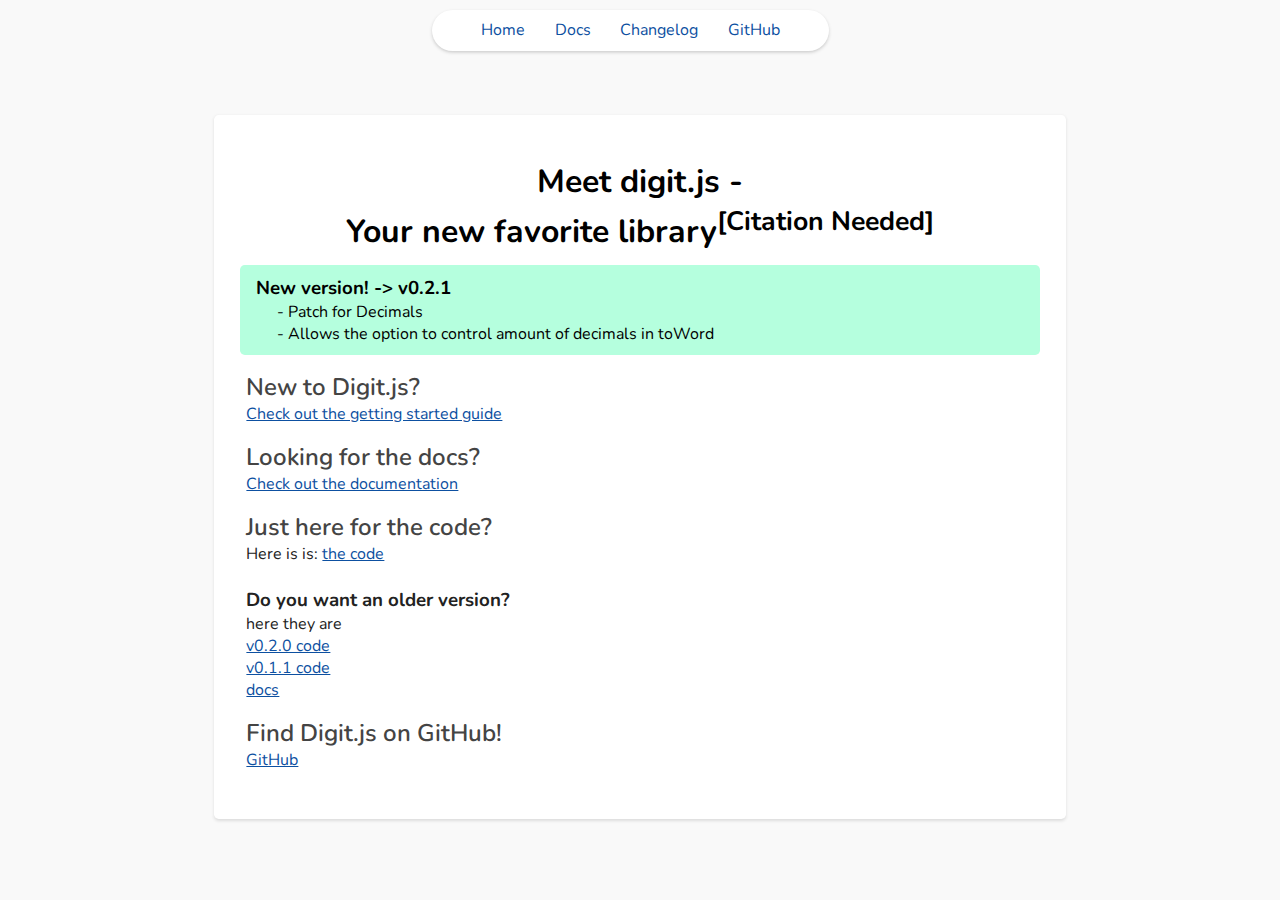
<file: index.html>
<!DOCTYPE html>
<html lang="en">
<head>
   <meta name="theme-color" content="#82ffc7">
   <link rel="stylesheet" href="global.css">
   <link rel="stylesheet" href="styles.css">
   <title>Digit.js</title>
</head>
<body>
   <nav>
      <a href="#">Home</a>
      <a href="docs/">Docs</a>
      <a href="changelog.html">Changelog</a>
      <a href="https://github.com/editorrust/digit">GitHub</a>
   </nav>
   <div class="content">
      <h1>Meet digit.js - <br> Your new favorite library<sup>[Citation Needed]</sup></h1>
      <!-- For next major version, use It Does Numbers? -->
      <div class="note">
         <h3>New version! -> v0.2.1</h3>
         <ul style="margin-left: 2em; padding: 0; list-style-type: '- '">
            <li>Patch for Decimals</li>
            <li>Allows the option to control amount of decimals in toWord</li>
         </ul>
      </div>
      <div class="landing-section">
         <h2>New to Digit.js?</h2>
         <a href="docs/getting-started.html">Check out the getting started guide</a>
      </div>
      <div class="landing-section">
         <h2>Looking for the docs?</h2>
         <a href="docs/">Check out the documentation</a>
      </div>
      <div class="landing-section">
         <h2>Just here for the code?</h2>
         <p>Here is is: <a href="main.js">the code</a></p>
         <br>
         <h3>Do you want an older version?</h3>
         <p>
            here they are <br>
            <a href="v0.2.0.js">v0.2.0 code</a><br>
            <a href="v0.1.1.js">v0.1.1 code</a><br>
            <a href="docs/docs-v0.1.1.html">docs</a>
         </p>
      </div>
      <div class="landing-section">
         <h2>Find Digit.js on GitHub!</h2>
         <a href="https://github.com/editorrust/digit">GitHub</a>
      </div>
   </div>
</body>
<script src="main.js"></script>


</html>

<!-- Version 0.2.1 -->
</file>
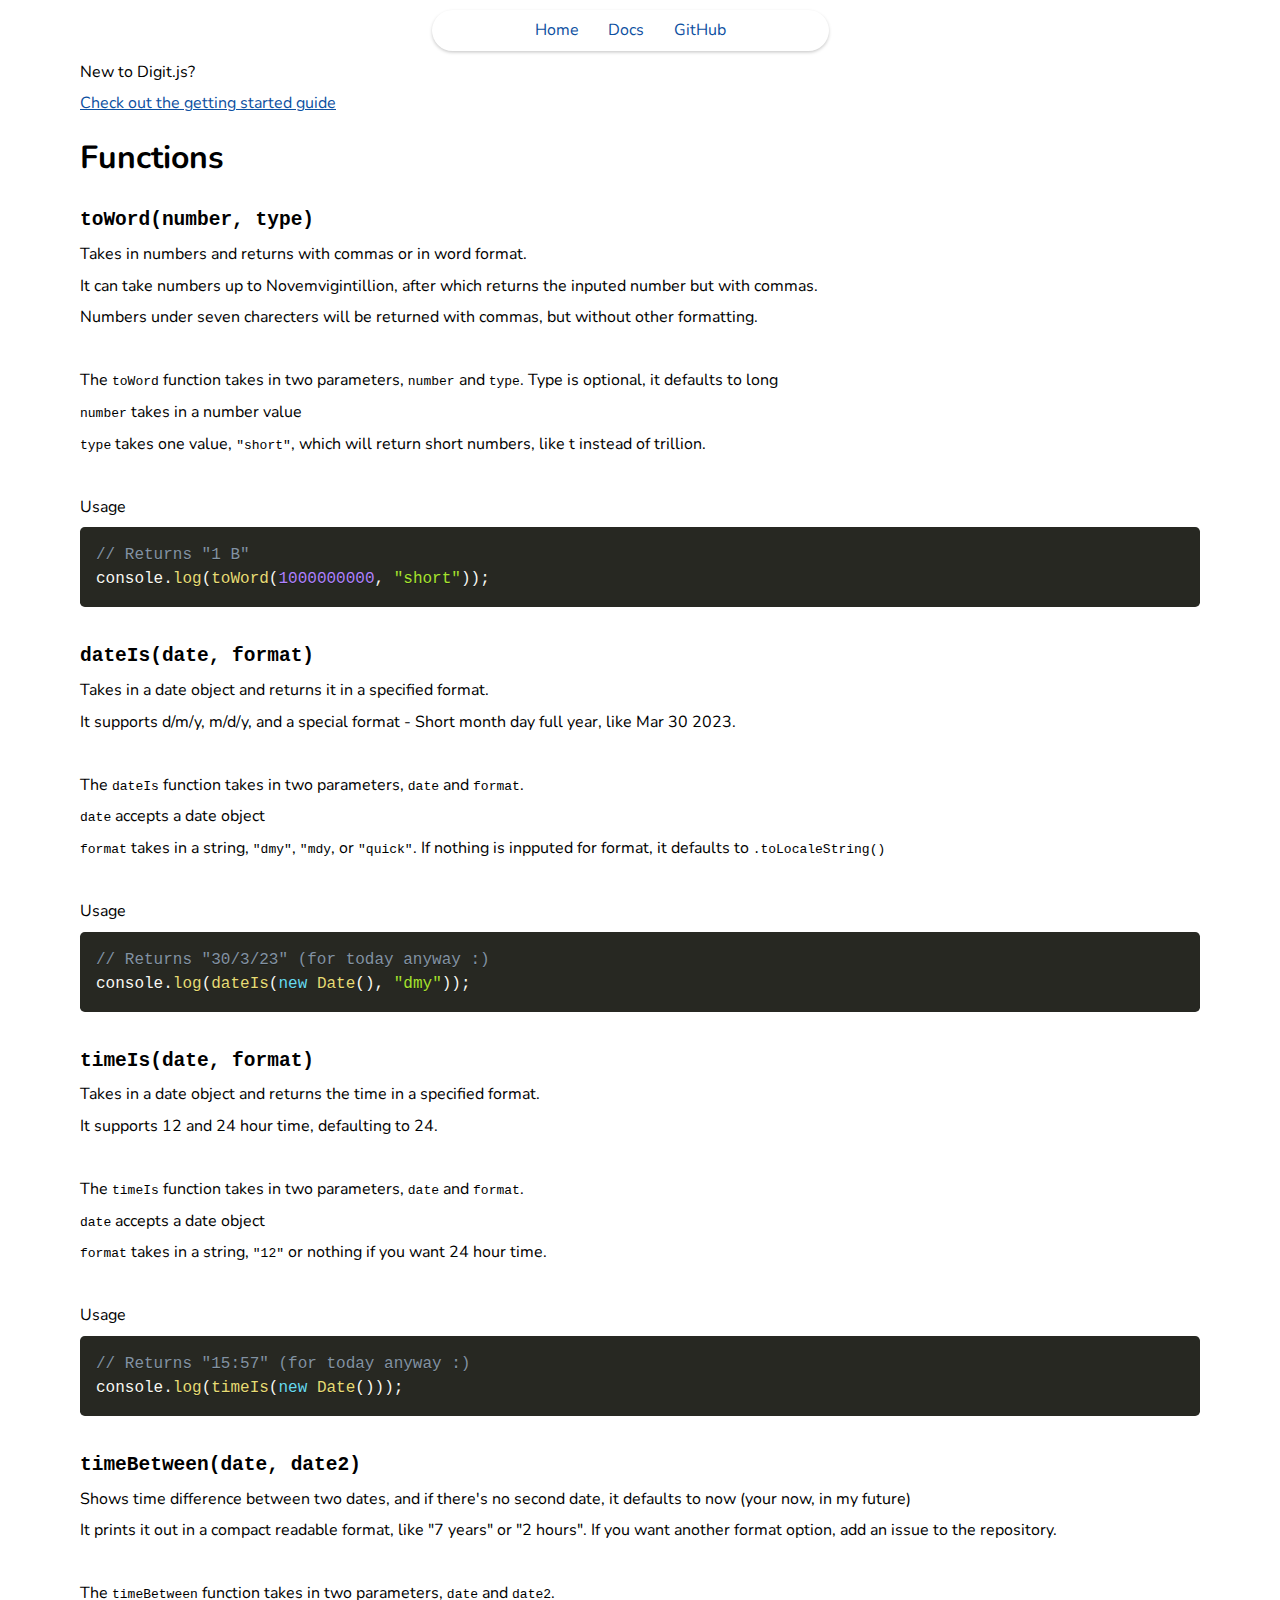
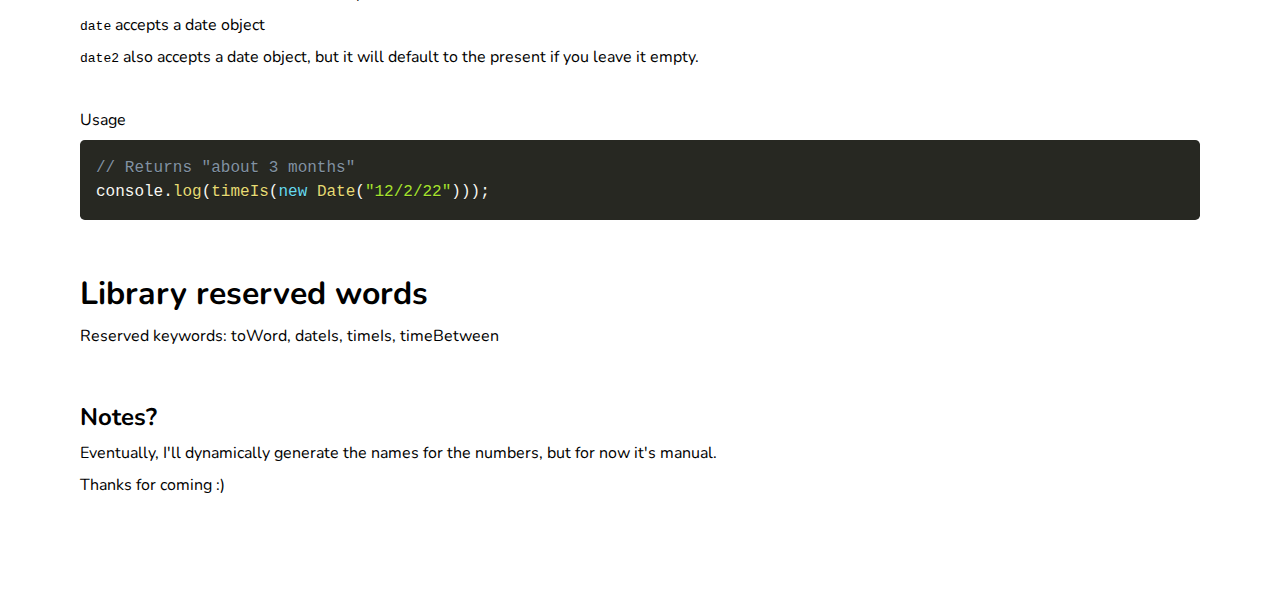
<file: docs/index.html>
<!DOCTYPE html>
<html lang="en">
<head>
   <meta name="theme-color" content="#82ffc7">
   <link rel="stylesheet" href="../global.css">
   <link rel="stylesheet" href="docs.css">
   <link rel="stylesheet" href="../prismjs.css">
   <title>Documentation | Digit.js</title>
</head>
<style>
body {
   padding-left: 5em;
   padding-right: 5em;
   padding-bottom: 5em;
}
@media only screen and (max-width: 800px) {
   body {
      padding-left: 1.5em;
      padding-right: 1.5em;
   }
}
p { margin: .6em 0; }
code { font-family: monospace; }
</style>
<body>
   <nav>
      <a href="../">Home</a>
      <a href="#">Docs</a>
      <a href="https://github.com/editorrust/digit">GitHub</a>
   </nav>
   <p>New to Digit.js?</p>
   <a href="getting-started.html">Check out the getting started guide</a>
   <br><br>
   <h1>Functions</h1>
   <br>
   <div>
      <h2><code>toWord(number, type)</code></h2>
      <p>Takes in numbers and returns with commas or in word format.</p>
      <p>It can take numbers up to Novemvigintillion, after which returns the inputed number but with commas.</p>
      <p>Numbers under seven charecters will be returned with commas, but without other formatting.</p>
      <br>
      <p>The <code>toWord</code> function takes in two parameters, <code>number</code> and <code>type</code>. Type is optional, it defaults to long</p>
      <p><code>number</code> takes in a number value</p>
      <p><code>type</code> takes one value, <code>"short"</code>, which will return short numbers, like t instead of trillion.</p>
      <br>
      <p>Usage</p>
      <pre><code class="language-javascript">// Returns "1 B"
console.log(toWord(1000000000, "short"));</code></pre>
   </div>
   <br>
   <div>
      <h2><code>dateIs(date, format)</code></h2>
      <p>Takes in a date object and returns it in a specified format.</p>
      <p>It supports d/m/y, m/d/y, and a special format - Short month day full year, like Mar 30 2023.</p>
      <br>
      <p>The <code>dateIs</code> function takes in two parameters, <code>date</code> and <code>format</code>.</p>
      <p><code>date</code> accepts a date object</p>
      <p><code>format</code> takes in a string, <code>"dmy"</code>, <code>"mdy</code>, or <code>"quick"</code>. If nothing is inpputed for format, it defaults to <code>.toLocaleString()</code></p>
      <br>
      <p>Usage</p>
      <pre><code class="language-javascript">// Returns "30/3/23" (for today anyway :)
console.log(dateIs(new Date(), "dmy"));</code></pre>
   </div>
   <br>
   <div>
      <h2><code>timeIs(date, format)</code></h2>
      <p>Takes in a date object and returns the time in a specified format.</p>
      <p>It supports 12 and 24 hour time, defaulting to 24.</p>
      <br>
      <p>The <code>timeIs</code> function takes in two parameters, <code>date</code> and <code>format</code>.</p>
      <p><code>date</code> accepts a date object</p>
      <p><code>format</code> takes in a string, <code>"12"</code> or nothing if you want 24 hour time.</p>
      <br>
      <p>Usage</p>
      <pre><code class="language-javascript">// Returns "15:57" (for today anyway :)
console.log(timeIs(new Date()));</code></pre>
   </div>
   <br>
   <div>
      <h2><code>timeBetween(date, date2)</code></h2>
      <p>Shows time difference between two dates, and if there's no second date, it defaults to now (your now, in my future)</p>
      <p>It prints it out in a compact readable format, like "7 years" or "2 hours". If you want another format option, add an issue to the repository.</p>
      <br>
      <p>The <code>timeBetween</code> function takes in two parameters, <code>date</code> and <code>date2</code>.</p>
      <p><code>date</code> accepts a date object</p>
      <p><code>date2</code> also accepts a date object, but it will default to the present if you leave it empty.</p>
      <br>
      <p>Usage</p>
      <pre><code class="language-javascript">// Returns "about 3 months"
console.log(timeIs(new Date("12/2/22")));</code></pre>
   </div>
   <br><br>
   <div>
      <h1>Library reserved words</h1>
      <p>Reserved keywords: toWord, dateIs, timeIs, timeBetween</p>   
   </div>
   <br><br>
   <div>
      <h2>Notes?</h2>
      <p>Eventually, I'll dynamically generate the names for the numbers, but for now it's manual.</p>
      <p>Thanks for coming :)</p>   
   </div>
</body>
<script src="../prismjs.js"></script>
</html>
</file>
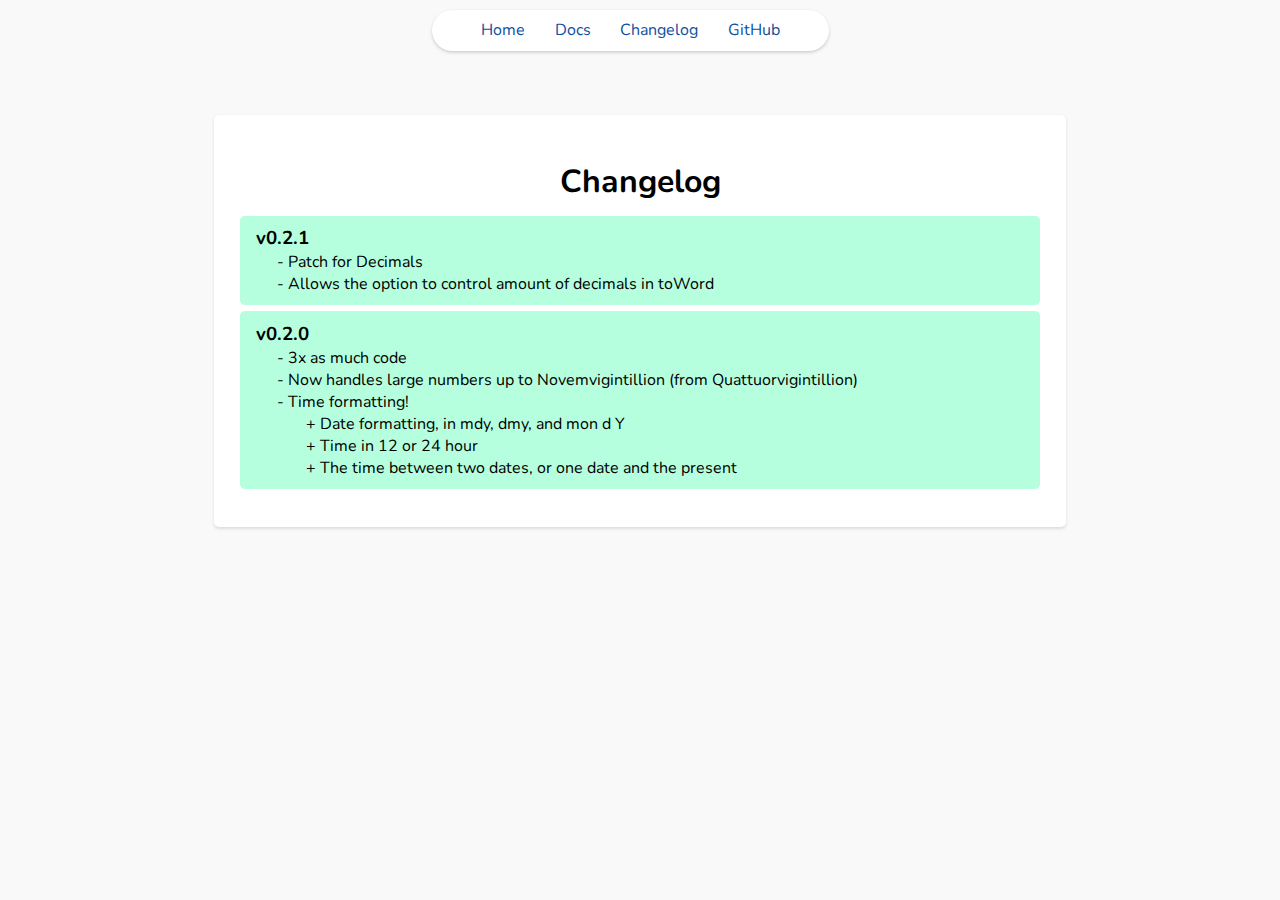
<file: changelog.html>
<!DOCTYPE html>
<html lang="en">
<head>
   <meta name="theme-color" content="#82ffc7">
   <link rel="stylesheet" href="global.css">
   <link rel="stylesheet" href="styles.css">
   <title>Digit.js</title>
</head>
<body>
   <nav>
      <a href="../">Home</a>
      <a href="docs/">Docs</a>
      <a href="#">Changelog</a>
      <a href="https://github.com/editorrust/digit">GitHub</a>
   </nav>
   <div class="content">
      <h1>Changelog</h1>
      <div class="note">
         <h3>v0.2.1</h3>
         <ul style="margin-left: 2em; padding: 0; list-style-type: '- '">
            <li>Patch for Decimals</li>
            <li>Allows the option to control amount of decimals in toWord</li>
         </ul>
      </div>
      <div class="note">
         <h3>v0.2.0</h3>
         <ul style="margin-left: 2em; padding: 0; list-style-type: '- '">
            <li>3x as much code</li>
            <li>Now handles large numbers up to Novemvigintillion (from Quattuorvigintillion)</li>
            <li>Time formatting!</li>
            <ul style="margin-left: 2em; padding: 0; list-style-type: '+ '">
               <li>Date formatting, in mdy, dmy, and mon d Y</li>
               <li>Time in 12 or 24 hour</li>
               <li>The time between two dates, or one date and the present</li>
            </ul>
         </ul>
      </div>
   </div>
</body>
<script src="main.js"></script>


</html>
</file>
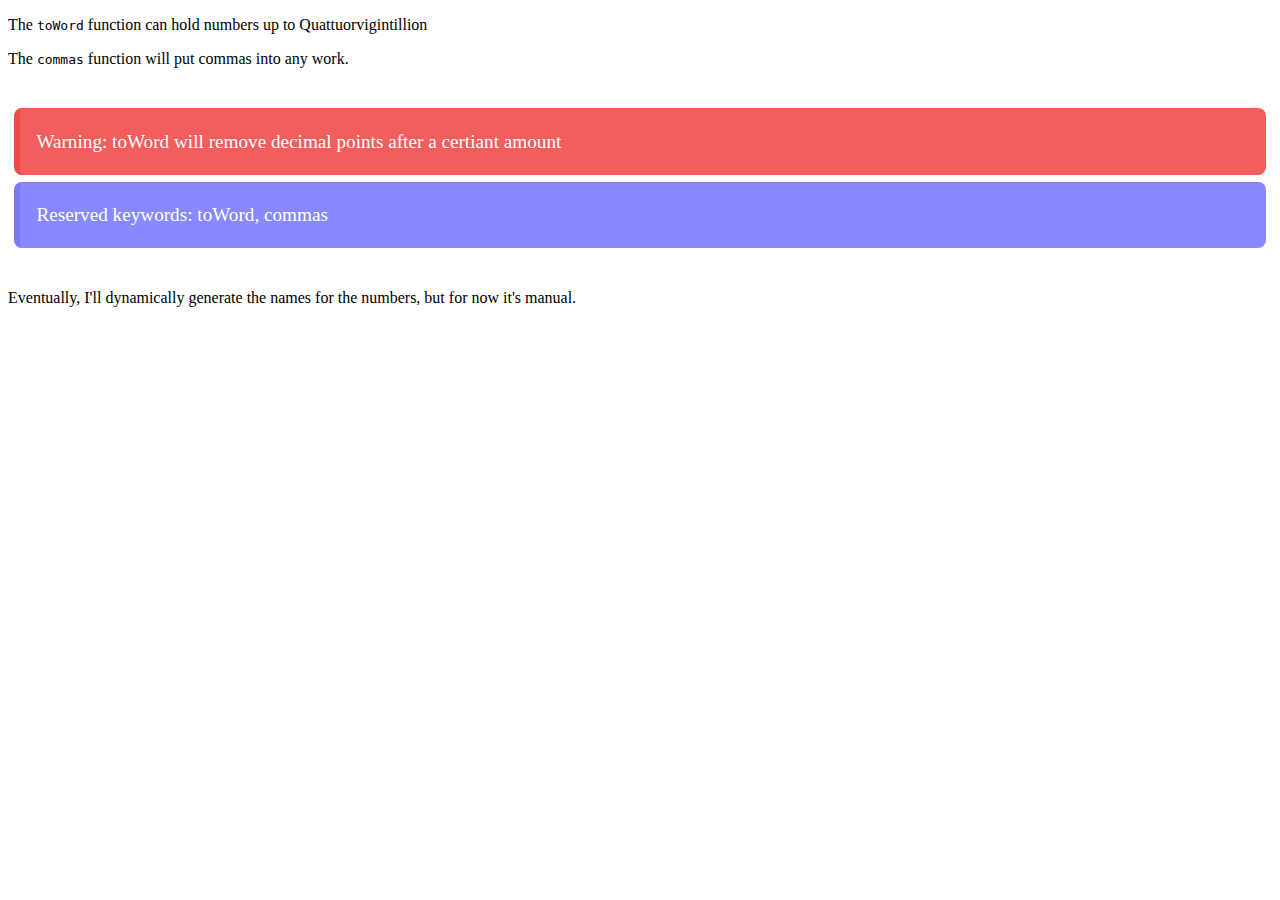
<file: docs.html>
<!DOCTYPE html>
<html lang="en">
<head>
   <link rel="stylesheet" href="docs-style.css">
   <title>Digit.js</title>
</head>
<body>
   <p>The <code>toWord</code> function can hold numbers up to Quattuorvigintillion</p>
   <p>The <code>commas</code> function will put commas into any work.</p>
   <br>
   <div class="notify warn">
      <p>Warning: toWord will remove decimal points after a certiant amount</p>
   </div>
   <div class="notify info">
      <p>Reserved keywords: toWord, commas</p>
   </div>
   <br>
   <p>Eventually, I'll dynamically generate the names for the numbers, but for now it's manual.</p>
</body>
</html>
</file>
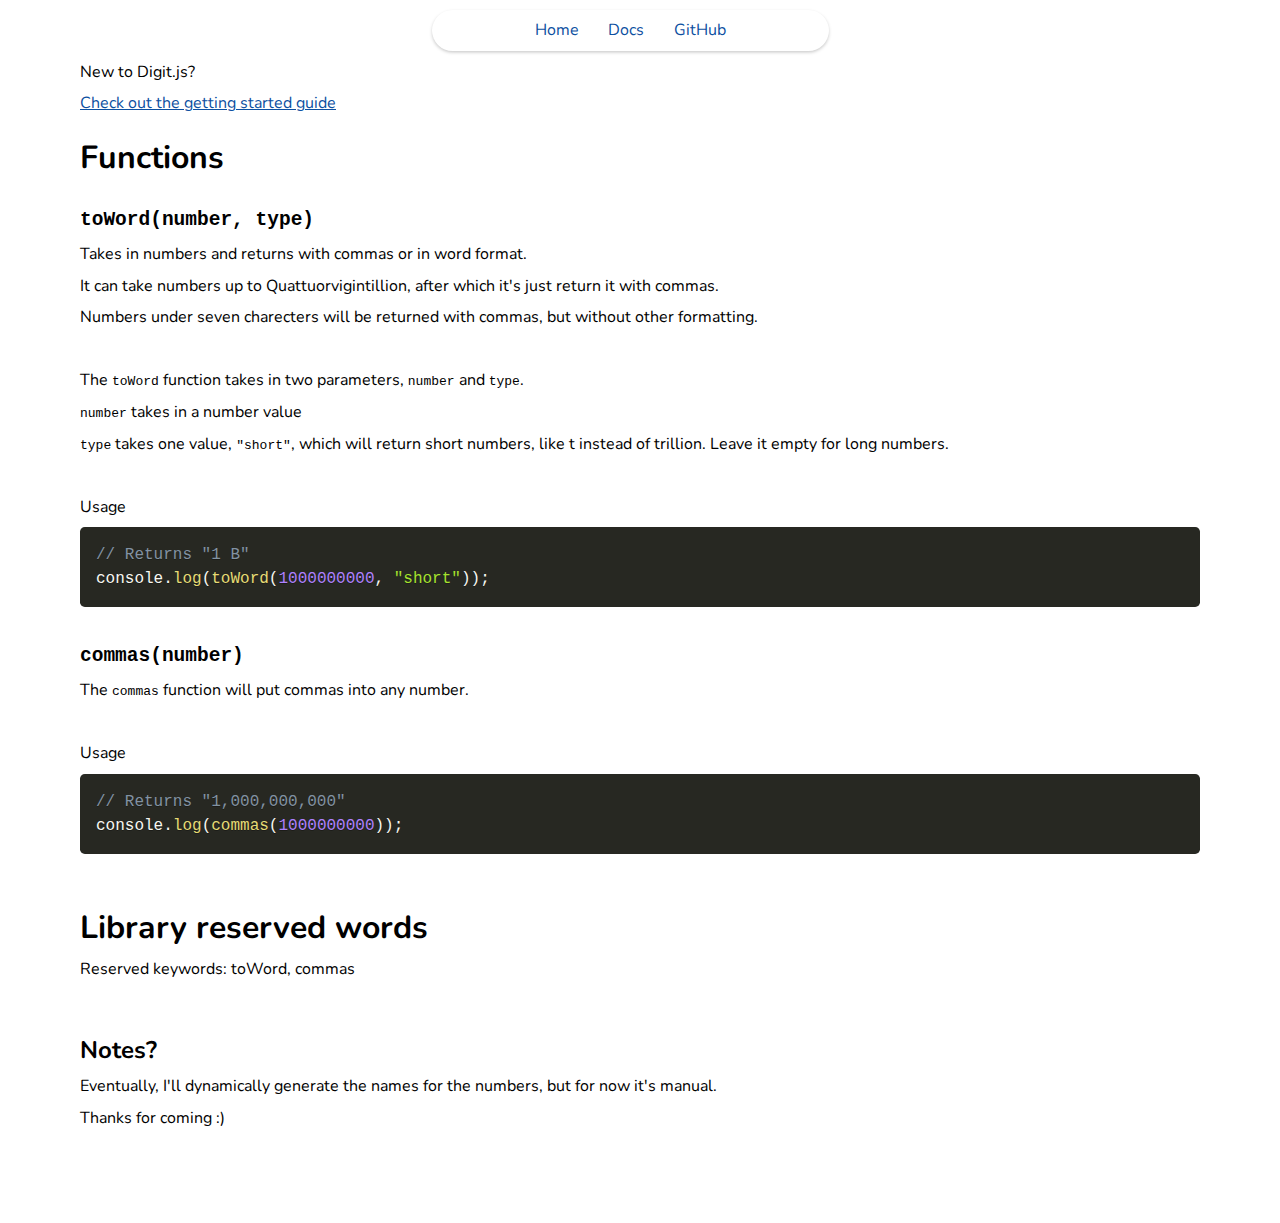
<file: docs/docs-v0.1.1.html>
<!DOCTYPE html>
<html lang="en">
<head>
   <meta name="theme-color" content="#82ffc7">
   <link rel="stylesheet" href="../global.css">
   <link rel="stylesheet" href="docs.css">
   <link rel="stylesheet" href="../prismjs.css">
   <title>Documentation | Digit.js</title>
</head>
<style>
body {
   padding-left: 5em;
   padding-right: 5em;
   padding-bottom: 5em;
}
@media only screen and (max-width: 800px) {
   body {
      padding-left: 1.5em;
      padding-right: 1.5em;
   }
}
p { margin: .6em 0; }
code { font-family: monospace; }
</style>
<body>
   <nav>
      <a href="../">Home</a>
      <a href="#">Docs</a>
      <a href="https://github.com/editorrust/digit">GitHub</a>
   </nav>
   <p>New to Digit.js?</p>
   <a href="getting-started.html">Check out the getting started guide</a>
   <br><br>
   <h1>Functions</h1>
   <br>
   <h2><code>toWord(number, type)</code></h2>
   <p>Takes in numbers and returns with commas or in word format.</p>
   <p>It can take numbers up to Quattuorvigintillion, after which it's just return it with commas.</p>
   <p>Numbers under seven charecters will be returned with commas, but without other formatting.</p>
   <br>
   <p>The <code>toWord</code> function takes in two parameters, <code>number</code> and <code>type</code>.</p>
   <p><code>number</code> takes in a number value</p>
   <p><code>type</code> takes one value, <code>"short"</code>, which will return short numbers, like t instead of trillion. Leave it empty for long numbers.</p>
   <br>
   <p>Usage</p>
   <pre><code class="language-javascript">// Returns "1 B"
console.log(toWord(1000000000, "short"));</code></pre>
   <br>
   <h2><code>commas(number)</code></h2>
   <p>The <code>commas</code> function will put commas into any number.</p>
   <br>
   <p>Usage</p>
   <pre><code class="language-javascript">// Returns "1,000,000,000"
console.log(commas(1000000000));</code></pre>
   <br><br>
   <h1>Library reserved words</h1>
   <p>Reserved keywords: toWord, commas</p>
   <br><br>
   <h2>Notes?</h2>
   <p>Eventually, I'll dynamically generate the names for the numbers, but for now it's manual.</p>
   <p>Thanks for coming :)</p>
</body>
<script src="../prismjs.js"></script>
</html>
</file>
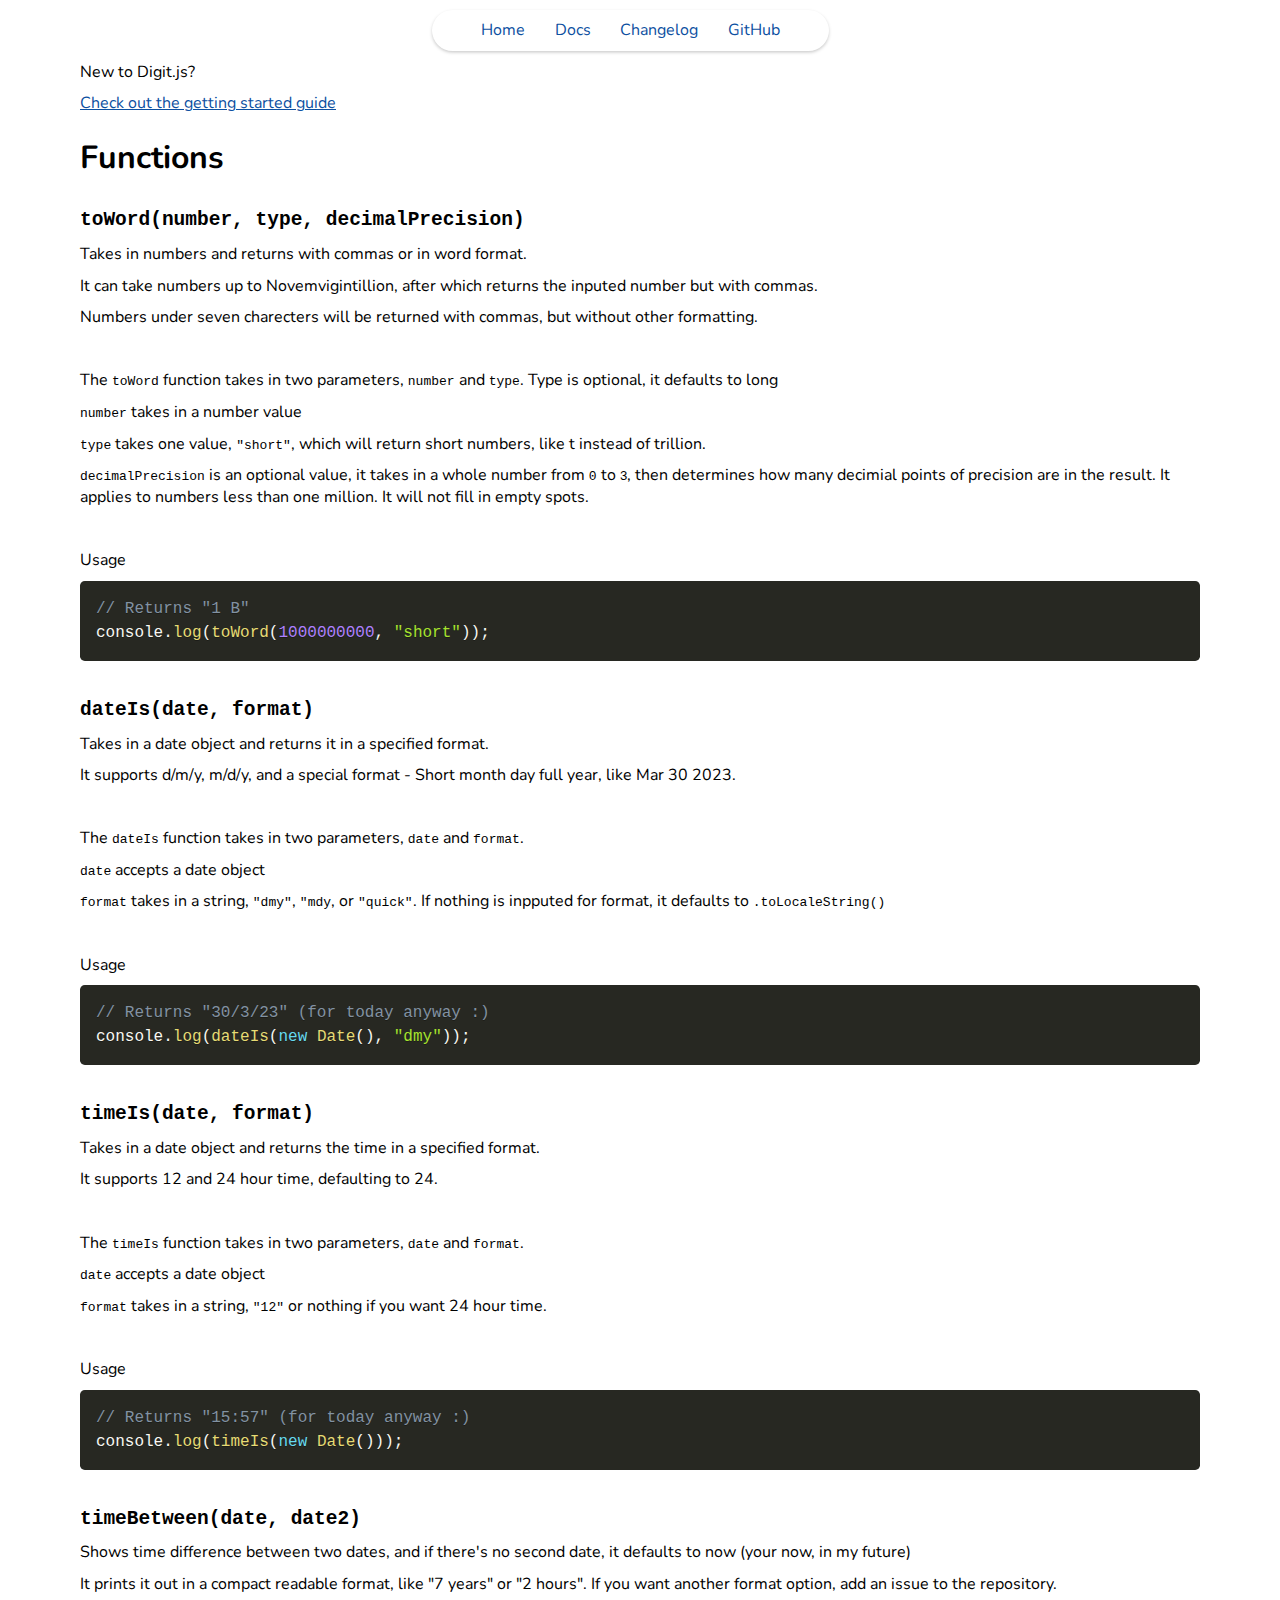
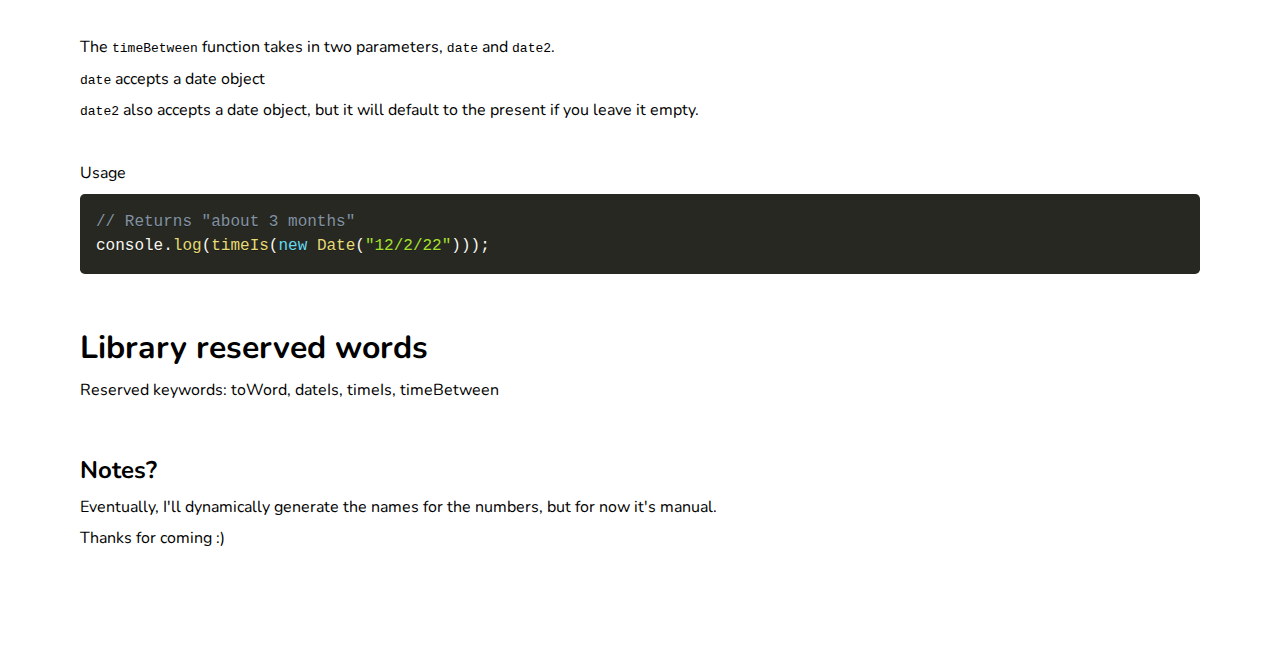
<file: docs/docs-v0.2.1.html>
<!DOCTYPE html>
<html lang="en">
<head>
   <meta name="theme-color" content="#82ffc7">
   <link rel="stylesheet" href="../global.css">
   <link rel="stylesheet" href="docs.css">
   <link rel="stylesheet" href="../prismjs.css">
   <title>Documentation | Digit.js</title>
</head>
<style>
body {
   padding-left: 5em;
   padding-right: 5em;
   padding-bottom: 5em;
}
@media only screen and (max-width: 800px) {
   body {
      padding-left: 1.5em;
      padding-right: 1.5em;
   }
}
p { margin: .6em 0; }
code { font-family: monospace; }
</style>
<body>
   <nav>
      <a href="../">Home</a>
      <a href="#">Docs</a>
      <a href="../changelog.html">Changelog</a>
      <a href="https://github.com/hnasheralneam/digit">GitHub</a>
   </nav>
   <p>New to Digit.js?</p>
   <a href="getting-started.html">Check out the getting started guide</a>
   <br><br>
   <h1>Functions</h1>
   <br>
   <div>
      <h2><code>toWord(number, type, decimalPrecision)</code></h2>
      <p>Takes in numbers and returns with commas or in word format.</p>
      <p>It can take numbers up to Novemvigintillion, after which returns the inputed number but with commas.</p>
      <p>Numbers under seven charecters will be returned with commas, but without other formatting.</p>
      <br>
      <p>The <code>toWord</code> function takes in two parameters, <code>number</code> and <code>type</code>. Type is optional, it defaults to long</p>
      <p><code>number</code> takes in a number value</p>
      <p><code>type</code> takes one value, <code>"short"</code>, which will return short numbers, like t instead of trillion.</p>
      <p><code>decimalPrecision</code> is an optional value, it takes in a whole number from <code>0</code> to <code>3</code>, then determines how many decimial points of precision are in the result. It applies to numbers less than one million. It will not fill in empty spots.</p>
      <br>
      <p>Usage</p>
      <pre><code class="language-javascript">// Returns "1 B"
console.log(toWord(1000000000, "short"));</code></pre>
   </div>
   <br>
   <div>
      <h2><code>dateIs(date, format)</code></h2>
      <p>Takes in a date object and returns it in a specified format.</p>
      <p>It supports d/m/y, m/d/y, and a special format - Short month day full year, like Mar 30 2023.</p>
      <br>
      <p>The <code>dateIs</code> function takes in two parameters, <code>date</code> and <code>format</code>.</p>
      <p><code>date</code> accepts a date object</p>
      <p><code>format</code> takes in a string, <code>"dmy"</code>, <code>"mdy</code>, or <code>"quick"</code>. If nothing is inpputed for format, it defaults to <code>.toLocaleString()</code></p>
      <br>
      <p>Usage</p>
      <pre><code class="language-javascript">// Returns "30/3/23" (for today anyway :)
console.log(dateIs(new Date(), "dmy"));</code></pre>
   </div>
   <br>
   <div>
      <h2><code>timeIs(date, format)</code></h2>
      <p>Takes in a date object and returns the time in a specified format.</p>
      <p>It supports 12 and 24 hour time, defaulting to 24.</p>
      <br>
      <p>The <code>timeIs</code> function takes in two parameters, <code>date</code> and <code>format</code>.</p>
      <p><code>date</code> accepts a date object</p>
      <p><code>format</code> takes in a string, <code>"12"</code> or nothing if you want 24 hour time.</p>
      <br>
      <p>Usage</p>
      <pre><code class="language-javascript">// Returns "15:57" (for today anyway :)
console.log(timeIs(new Date()));</code></pre>
   </div>
   <br>
   <div>
      <h2><code>timeBetween(date, date2)</code></h2>
      <p>Shows time difference between two dates, and if there's no second date, it defaults to now (your now, in my future)</p>
      <p>It prints it out in a compact readable format, like "7 years" or "2 hours". If you want another format option, add an issue to the repository.</p>
      <br>
      <p>The <code>timeBetween</code> function takes in two parameters, <code>date</code> and <code>date2</code>.</p>
      <p><code>date</code> accepts a date object</p>
      <p><code>date2</code> also accepts a date object, but it will default to the present if you leave it empty.</p>
      <br>
      <p>Usage</p>
      <pre><code class="language-javascript">// Returns "about 3 months"
console.log(timeIs(new Date("12/2/22")));</code></pre>
   </div>
   <br><br>
   <div>
      <h1>Library reserved words</h1>
      <p>Reserved keywords: toWord, dateIs, timeIs, timeBetween</p>   
   </div>
   <br><br>
   <div>
      <h2>Notes?</h2>
      <p>Eventually, I'll dynamically generate the names for the numbers, but for now it's manual.</p>
      <p>Thanks for coming :)</p>   
   </div>
</body>
<script src="../prismjs.js"></script>
</html>
</file>
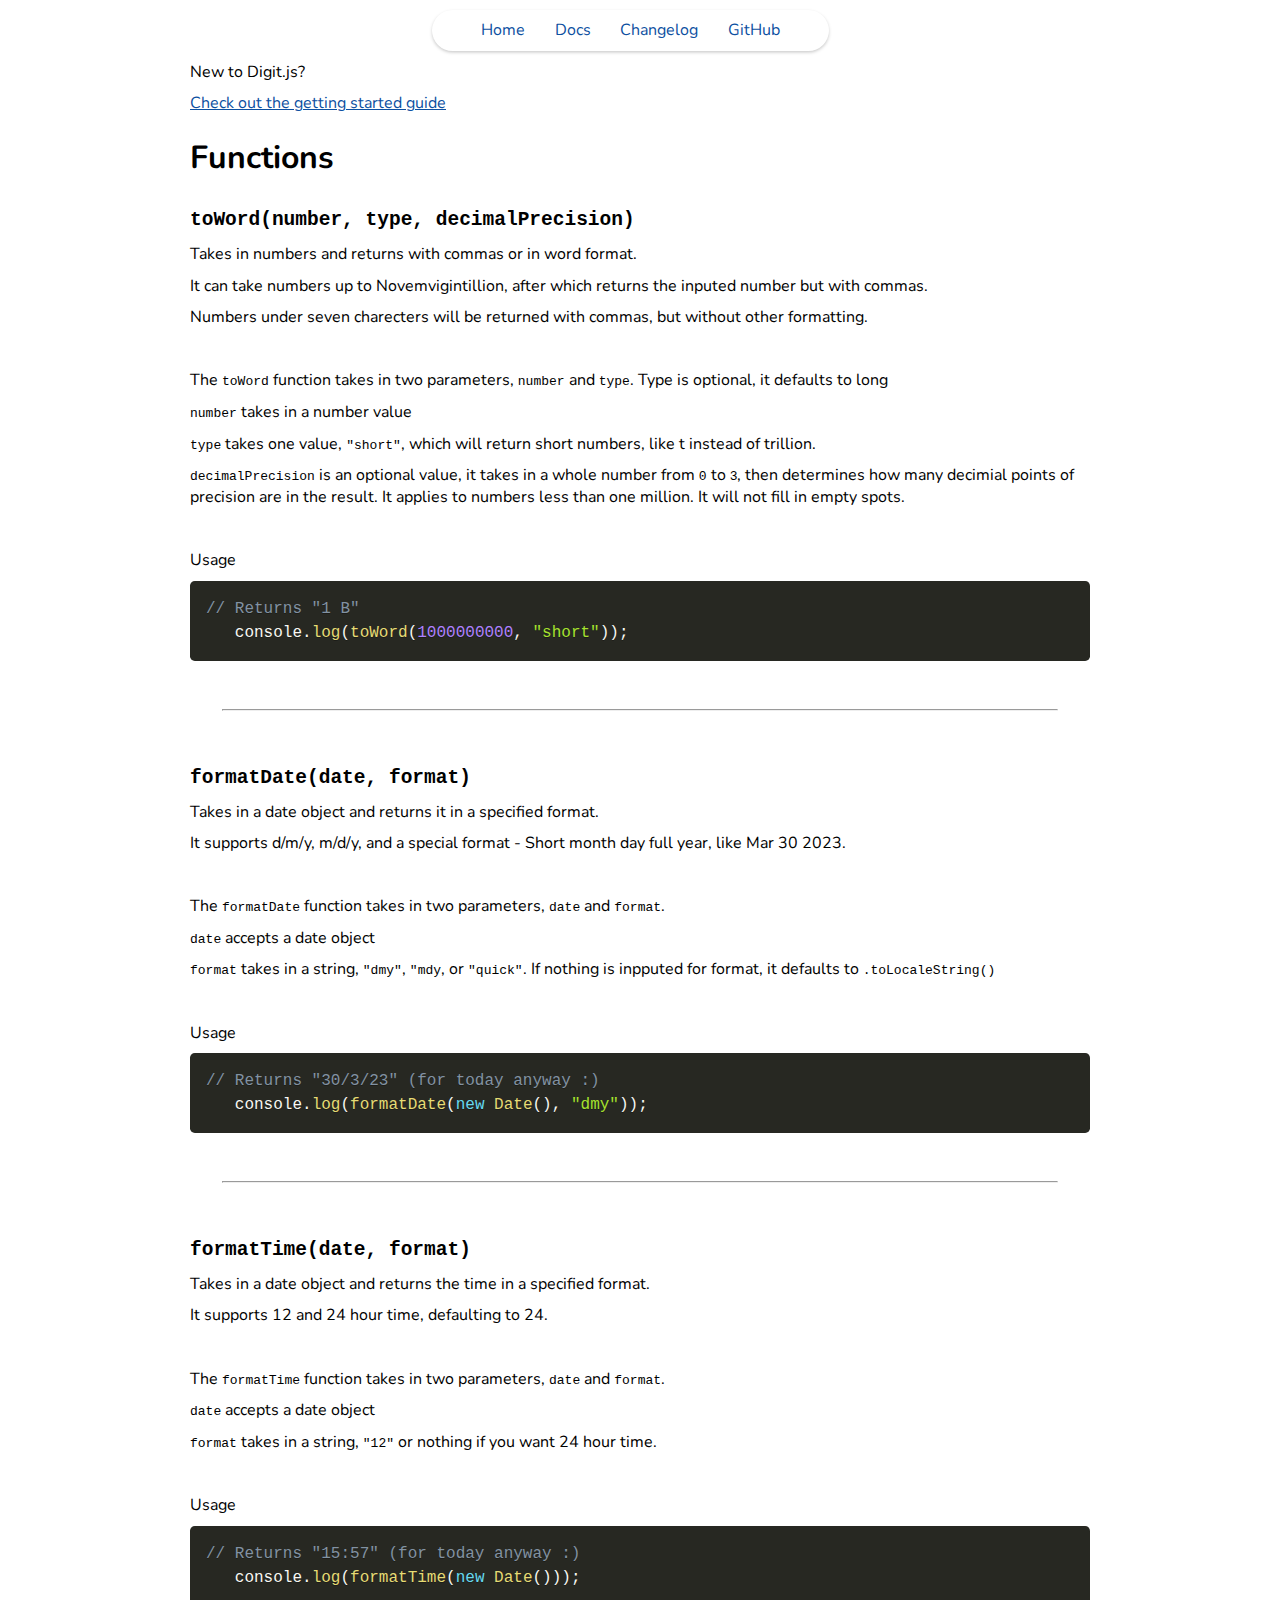
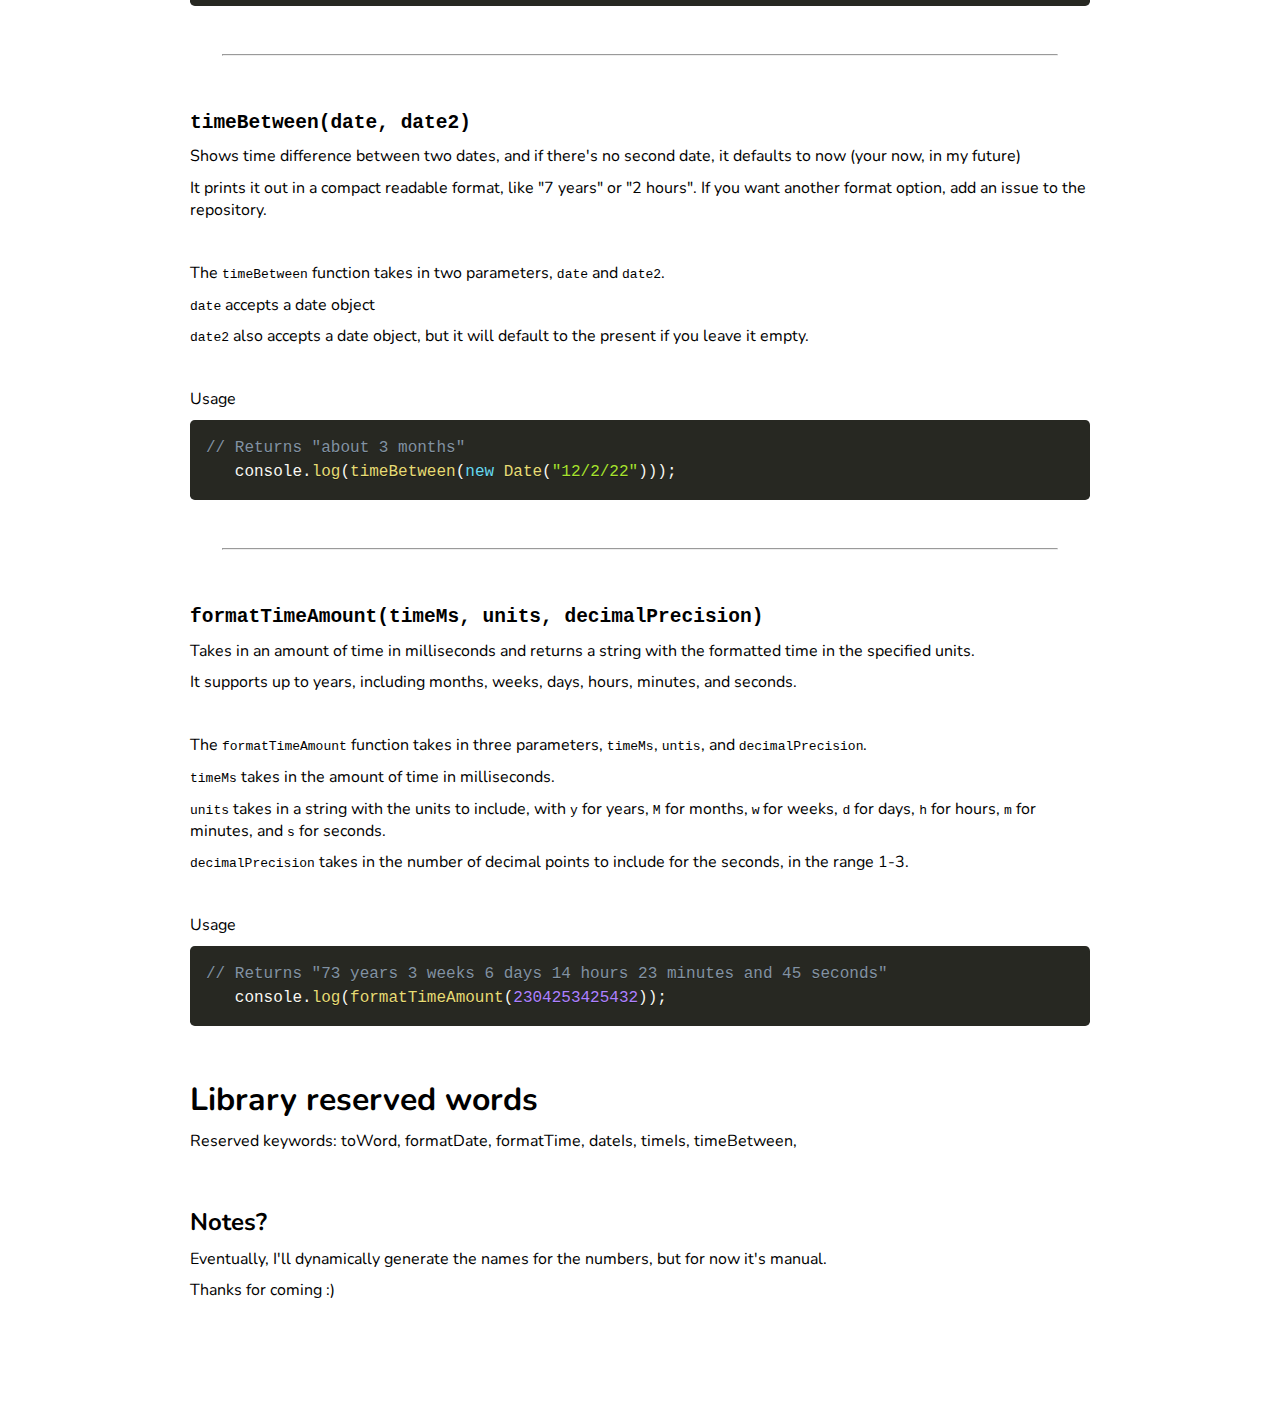
<file: docs/docs-v0.3.0.html>
<!DOCTYPE html>
<html lang="en">
<head>
   <meta name="theme-color" content="#82ffc7">
   <link rel="stylesheet" href="../global.css">
   <link rel="stylesheet" href="docs.css">
   <link rel="stylesheet" href="../prismjs.css">
   <title>Documentation | Digit.js</title>
</head>
<style>
body {
   padding-left: 5em;
   padding-right: 5em;
   padding-bottom: 5em;
}

.content {
   max-width: 900px;
   margin: 0 auto;
}

hr {
   margin: 3rem 2rem;
   border-color: #eee;
}

@media only screen and (max-width: 800px) {
   body {
      padding-left: 1.5em;
      padding-right: 1.5em;
   }
}

p { margin: .6em 0; }
code { font-family: monospace; }
</style>
<body>
   <nav>
      <a href="../">Home</a>
      <a href="#">Docs</a>
      <a href="../changelog.html">Changelog</a>
      <a href="https://github.com/hnasheralneam/digit">GitHub</a>
   </nav>
   <div class="content">
      <p>New to Digit.js?</p>
      <a href="getting-started.html">Check out the getting started guide</a>
      <br><br>
      <h1>Functions</h1>
      <br>
      <div>
         <h2><code>toWord(number, type, decimalPrecision)</code></h2>
         <p>Takes in numbers and returns with commas or in word format.</p>
         <p>It can take numbers up to Novemvigintillion, after which returns the inputed number but with commas.</p>
         <p>Numbers under seven charecters will be returned with commas, but without other formatting.</p>
         <br>
         <p>The <code>toWord</code> function takes in two parameters, <code>number</code> and <code>type</code>. Type is optional, it defaults to long</p>
         <p><code>number</code> takes in a number value</p>
         <p><code>type</code> takes one value, <code>"short"</code>, which will return short numbers, like t instead of trillion.</p>
         <p><code>decimalPrecision</code> is an optional value, it takes in a whole number from <code>0</code> to <code>3</code>, then determines how many decimial points of precision are in the result. It applies to numbers less than one million. It will not fill in empty spots.</p>
         <br>
         <p>Usage</p>
         <pre><code class="language-javascript">// Returns "1 B"
   console.log(toWord(1000000000, "short"));</code></pre>
      </div>
      <hr>
      <div>
         <h2><code>formatDate(date, format)</code></h2>
         <p>Takes in a date object and returns it in a specified format.</p>
         <p>It supports d/m/y, m/d/y, and a special format - Short month day full year, like Mar 30 2023.</p>
         <br>
         <p>The <code>formatDate</code> function takes in two parameters, <code>date</code> and <code>format</code>.</p>
         <p><code>date</code> accepts a date object</p>
         <p><code>format</code> takes in a string, <code>"dmy"</code>, <code>"mdy</code>, or <code>"quick"</code>. If nothing is inpputed for format, it defaults to <code>.toLocaleString()</code></p>
         <br>
         <p>Usage</p>
         <pre><code class="language-javascript">// Returns "30/3/23" (for today anyway :)
   console.log(formatDate(new Date(), "dmy"));</code></pre>
      </div>
      <hr>
      <div>
         <h2><code>formatTime(date, format)</code></h2>
         <p>Takes in a date object and returns the time in a specified format.</p>
         <p>It supports 12 and 24 hour time, defaulting to 24.</p>
         <br>
         <p>The <code>formatTime</code> function takes in two parameters, <code>date</code> and <code>format</code>.</p>
         <p><code>date</code> accepts a date object</p>
         <p><code>format</code> takes in a string, <code>"12"</code> or nothing if you want 24 hour time.</p>
         <br>
         <p>Usage</p>
         <pre><code class="language-javascript">// Returns "15:57" (for today anyway :)
   console.log(formatTime(new Date()));</code></pre>
      </div>
      <hr>
      <div>
         <h2><code>timeBetween(date, date2)</code></h2>
         <p>Shows time difference between two dates, and if there's no second date, it defaults to now (your now, in my future)</p>
         <p>It prints it out in a compact readable format, like "7 years" or "2 hours". If you want another format option, add an issue to the repository.</p>
         <br>
         <p>The <code>timeBetween</code> function takes in two parameters, <code>date</code> and <code>date2</code>.</p>
         <p><code>date</code> accepts a date object</p>
         <p><code>date2</code> also accepts a date object, but it will default to the present if you leave it empty.</p>
         <br>
         <p>Usage</p>
         <pre><code class="language-javascript">// Returns "about 3 months"
   console.log(timeBetween(new Date("12/2/22")));</code></pre>
      </div>
      <hr>
      <div>
         <h2><code>formatTimeAmount(timeMs, units, decimalPrecision)</code></h2>
         <p>Takes in an amount of time in milliseconds and returns a string with the formatted time in the specified units.</p>
         <p>It supports up to years, including months, weeks, days, hours, minutes, and seconds.</p>
         <br>
         <p>The <code>formatTimeAmount</code> function takes in three parameters, <code>timeMs</code>, <code>untis</code>, and <code>decimalPrecision</code>.</p>
         <p><code>timeMs</code> takes in the amount of time in milliseconds.</p>
         <p><code>units</code> takes in a string with the units to include, with <code>y</code> for years, <code>M</code> for months, <code>w</code> for weeks, <code>d</code> for days, <code>h</code> for hours, <code>m</code> for minutes, and <code>s</code> for seconds.</p>
         <p><code>decimalPrecision</code> takes in the number of decimal points to include for the seconds, in the range 1-3.</p>
         <br>
         <p>Usage</p>
         <pre><code class="language-javascript">// Returns "73 years 3 weeks 6 days 14 hours 23 minutes and 45 seconds"
   console.log(formatTimeAmount(2304253425432));</code></pre>
      </div>
      <br><br>
      <div>
         <h1>Library reserved words</h1>
         <p>Reserved keywords: toWord, formatDate, formatTime, dateIs, timeIs, timeBetween, </p>   
      </div>
      <br><br>
      <div>
         <h2>Notes?</h2>
         <p>Eventually, I'll dynamically generate the names for the numbers, but for now it's manual.</p>
         <p>Thanks for coming :)</p>   
      </div>   
   </div>
</body>
<script src="../prismjs.js"></script>
</html>
</file>
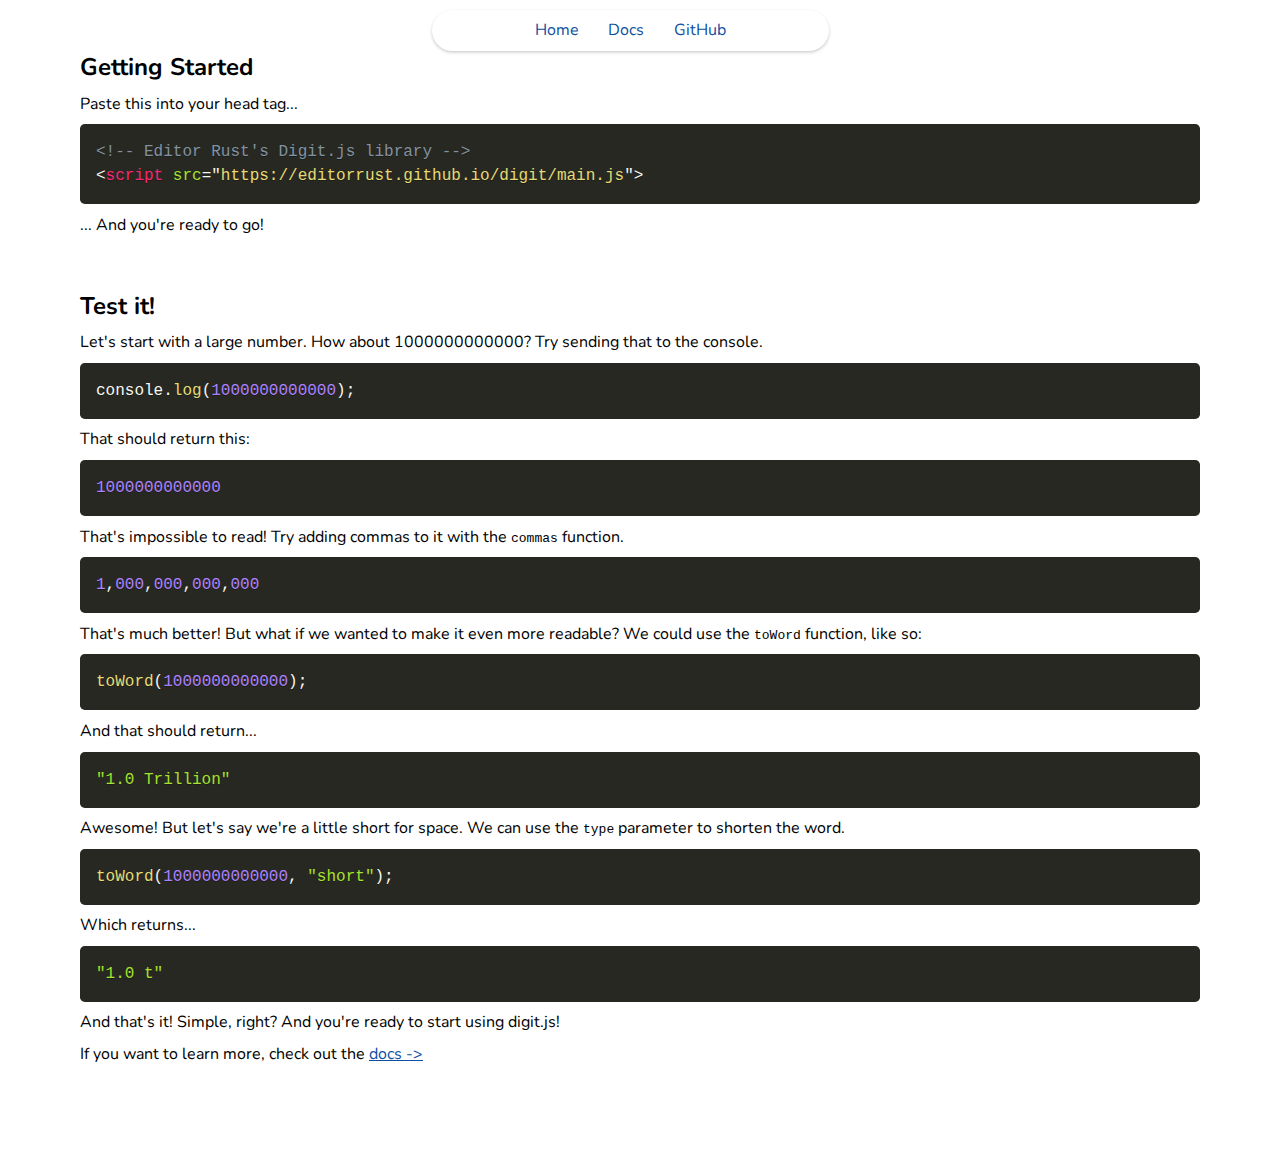
<file: docs/getting-started.html>
<!DOCTYPE html>
<html lang="en">
<head>
   <meta name="theme-color" content="#82ffc7">
   <meta name="viewport" content="width=device-width, initial-scale=1.0">
   <link rel="stylesheet" href="../global.css">
   <link rel="stylesheet" href="docs.css">
   <link rel="stylesheet" href="../prismjs.css">
   <title>Getting Started | Digit.js</title>
</head>
<style>
body {
   padding-left: 5em;
   padding-right: 5em;
   padding-bottom: 5em;
}
@media only screen and (max-width: 800px) {
   body {
      padding-left: 1.5em;
      padding-right: 1.5em;
   }
}
p { margin: .6em 0; }
code { font-family: monospace; }
</style>
<body>
   <nav>
      <a href="../">Home</a>
      <a href="/docs/">Docs</a>
      <a href="https://github.com/editorrust/digit">GitHub</a>
   </nav>
   <h2>Getting Started</h2>
   <p>Paste this into your head tag...</p>
   <pre><code class="language-html">&lt;!-- Editor Rust's Digit.js library -->
&lt;script src="https://editorrust.github.io/digit/main.js"></script></code></pre>
   <p>... And you're ready to go!</p>
   <br><br>
   <h2>Test it!</h2>
   <p>Let's start with a large number. How about 1000000000000? Try sending that to the console.</p>
   <pre><code class="language-javascript">console.log(1000000000000);</code></pre>
   <p>That should return this:</p>
   <pre><code class="language-javascript">1000000000000</code></pre>
   <p>That's impossible to read! Try adding commas to it with the <code>commas</code> function.</p>
   <pre><code class="language-javascript">1,000,000,000,000</code></pre>
   <p>That's much better! But what if we wanted to make it even more readable? We could use the <code>toWord</code> function, like so:</p>
   <pre><code class="language-javascript">toWord(1000000000000);</code></pre>
   <p>And that should return...</p>
   <pre><code class="language-javascript">"1.0 Trillion"</code></pre>
   <p>Awesome! But let's say we're a little short for space. We can use the <code>type</code> parameter to shorten the word.</p>
   <pre><code class="language-javascript">toWord(1000000000000, "short");</code></pre>
   <p>Which returns...</p>
   <pre><code class="language-javascript">"1.0 t"</code></pre>
   <p>And that's it! Simple, right? And you're ready to start using digit.js!</p>
   <p>If you want to learn more, check out the <a href="index.html">docs -></a></p>
</body>
<script src="../prismjs.js"></script>
</html>
</file>
<file: global.css>
@import url("https://fonts.googleapis.com/css2?family=Nunito:ital,wght@0,200;0,300;0,400;0,500;0,600;0,700;0,800;0,900;0,1000;1,200;1,300;1,400;1,500;1,600;1,700;1,800;1,900;1,1000&display=swap");

* {
   padding: 0;
   margin: 0;
   font-family: "Nunito";
}

body {
   padding-top: 3.2em;
}

a {
   color: #0d50a1;
}

/* Nav styles */
nav {
   position: absolute;
   top: .6em;
   width: 22em;
   left: calc(50% - 13em);
   padding: .6em 1.4em;
   display: block;
   text-align: center;
   background-color: #fff;
   border-radius: 10em;
   box-shadow: 0 .1em .2em #ccc;
}

nav a {
   text-decoration: none;
   margin: 0 .8em;
   transition: .2s;
}

nav a:hover {
   color: #222;
   text-decoration: underline;
}
</file>
<file: styles.css>
body {
   background-color: #f9f9f9;
}

.content {
   padding: 2em 1.6em;
   margin: 4em auto;
   max-width: 50em;
   border-radius: .3em;
   background-color: #fff;
   box-shadow: 0 .1em .2em #ddd;
}

h1 {
   margin: .4em 0;
   text-align: center;
}

.note {
   margin: .4em 0;
   padding: .6em 1em;
   background-color: #b5ffde; /* #3effa8 */
   border-radius: .3em;
}

.landing-section {
   margin: 1em .4em;
   color: #222;
}

.landing-section h2 {
   color: #444;
   font-weight: 600;
}
</file>
<file: docs/docs.css>
.notify {
   padding: 1.2rem 1rem;
   margin: .4rem;
   border-radius: .5rem;
   color: #fff;
   font-size: 1.2rem;
}

.warn {
   background-color: #f25d5d;
   border-left: solid .4rem #f04949;
}

.info {
   background-color: #8888ff;
   border-left: solid .4rem #7979f3;
}

code * {
   font-family: "Courier New", Courier, monospace;
}
</file>
<file: prismjs.css>
/* PrismJS 1.29.0
https://prismjs.com/download.html#themes=prism-okaidia&languages=markup+css+clike+javascript+css-extras+markdown&plugins=line-numbers+toolbar+copy-to-clipboard+match-braces */
code[class*=language-],pre[class*=language-]{color:#f8f8f2;background:0 0;text-shadow:0 1px rgba(0,0,0,.3);font-family:Consolas,Monaco,'Andale Mono','Ubuntu Mono',monospace;font-size:1em;text-align:left;white-space:pre;word-spacing:normal;word-break:normal;word-wrap:normal;line-height:1.5;-moz-tab-size:4;-o-tab-size:4;tab-size:4;-webkit-hyphens:none;-moz-hyphens:none;-ms-hyphens:none;hyphens:none}pre[class*=language-]{padding:1em;margin:.5em 0;overflow:auto;border-radius:.3em}:not(pre)>code[class*=language-],pre[class*=language-]{background:#272822}:not(pre)>code[class*=language-]{padding:.1em;border-radius:.3em;white-space:normal}.token.cdata,.token.comment,.token.doctype,.token.prolog{color:#8292a2}.token.punctuation{color:#f8f8f2}.token.namespace{opacity:.7}.token.constant,.token.deleted,.token.property,.token.symbol,.token.tag{color:#f92672}.token.boolean,.token.number{color:#ae81ff}.token.attr-name,.token.builtin,.token.char,.token.inserted,.token.selector,.token.string{color:#a6e22e}.language-css .token.string,.style .token.string,.token.entity,.token.operator,.token.url,.token.variable{color:#f8f8f2}.token.atrule,.token.attr-value,.token.class-name,.token.function{color:#e6db74}.token.keyword{color:#66d9ef}.token.important,.token.regex{color:#fd971f}.token.bold,.token.important{font-weight:700}.token.italic{font-style:italic}.token.entity{cursor:help}
pre[class*=language-].line-numbers{position:relative;padding-left:3.8em;counter-reset:linenumber}pre[class*=language-].line-numbers>code{position:relative;white-space:inherit}.line-numbers .line-numbers-rows{position:absolute;pointer-events:none;top:0;font-size:100%;left:-3.8em;width:3em;letter-spacing:-1px;border-right:1px solid #999;-webkit-user-select:none;-moz-user-select:none;-ms-user-select:none;user-select:none}.line-numbers-rows>span{display:block;counter-increment:linenumber}.line-numbers-rows>span:before{content:counter(linenumber);color:#999;display:block;padding-right:.8em;text-align:right}
div.code-toolbar{position:relative}div.code-toolbar>.toolbar{position:absolute;z-index:10;top:.3em;right:.2em;transition:opacity .3s ease-in-out;opacity:0}div.code-toolbar:hover>.toolbar{opacity:1}div.code-toolbar:focus-within>.toolbar{opacity:1}div.code-toolbar>.toolbar>.toolbar-item{display:inline-block}div.code-toolbar>.toolbar>.toolbar-item>a{cursor:pointer}div.code-toolbar>.toolbar>.toolbar-item>button{background:0 0;border:0;color:inherit;font:inherit;line-height:normal;overflow:visible;padding:0;-webkit-user-select:none;-moz-user-select:none;-ms-user-select:none}div.code-toolbar>.toolbar>.toolbar-item>a,div.code-toolbar>.toolbar>.toolbar-item>button,div.code-toolbar>.toolbar>.toolbar-item>span{color:#bbb;font-size:.8em;padding:0 .5em;background:#f5f2f0;background:rgba(224,224,224,.2);box-shadow:0 2px 0 0 rgba(0,0,0,.2);border-radius:.5em}div.code-toolbar>.toolbar>.toolbar-item>a:focus,div.code-toolbar>.toolbar>.toolbar-item>a:hover,div.code-toolbar>.toolbar>.toolbar-item>button:focus,div.code-toolbar>.toolbar>.toolbar-item>button:hover,div.code-toolbar>.toolbar>.toolbar-item>span:focus,div.code-toolbar>.toolbar>.toolbar-item>span:hover{color:inherit;text-decoration:none}
.token.punctuation.brace-hover,.token.punctuation.brace-selected{outline:solid 1px}.rainbow-braces .token.punctuation.brace-level-1,.rainbow-braces .token.punctuation.brace-level-5,.rainbow-braces .token.punctuation.brace-level-9{color:#e50;opacity:1}.rainbow-braces .token.punctuation.brace-level-10,.rainbow-braces .token.punctuation.brace-level-2,.rainbow-braces .token.punctuation.brace-level-6{color:#0b3;opacity:1}.rainbow-braces .token.punctuation.brace-level-11,.rainbow-braces .token.punctuation.brace-level-3,.rainbow-braces .token.punctuation.brace-level-7{color:#26f;opacity:1}.rainbow-braces .token.punctuation.brace-level-12,.rainbow-braces .token.punctuation.brace-level-4,.rainbow-braces .token.punctuation.brace-level-8{color:#e0e;opacity:1}
</file>
<file: docs-style.css>
.notify {
   padding: .2rem 1rem;
   margin: .4rem;
   border-radius: .5rem;
   color: #fff;
   font-size: 1.2rem;
}

.warn {
   background-color: #f25d5d;
   border-left: solid .4rem #f04949;
}

.info {
   background-color: #8888ff;
   border-left: solid .4rem #7979f3;
}
</file>
